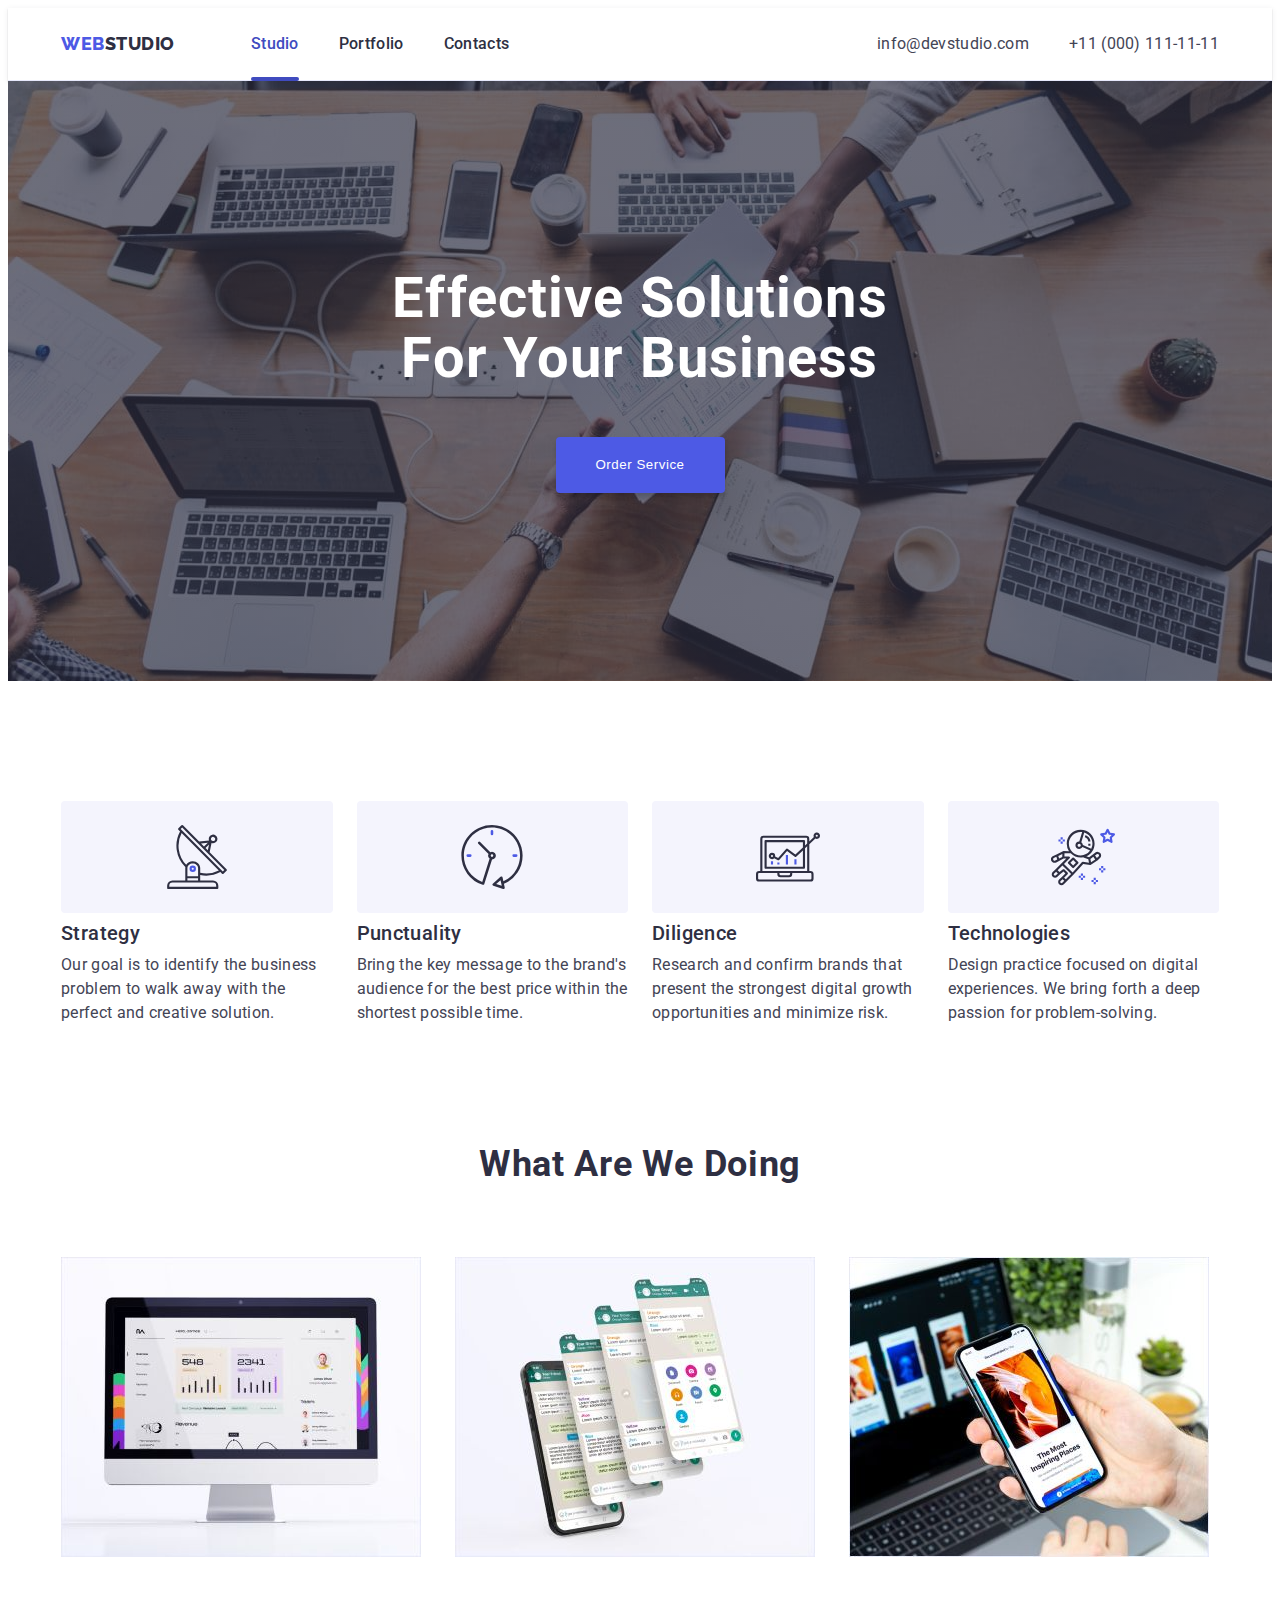
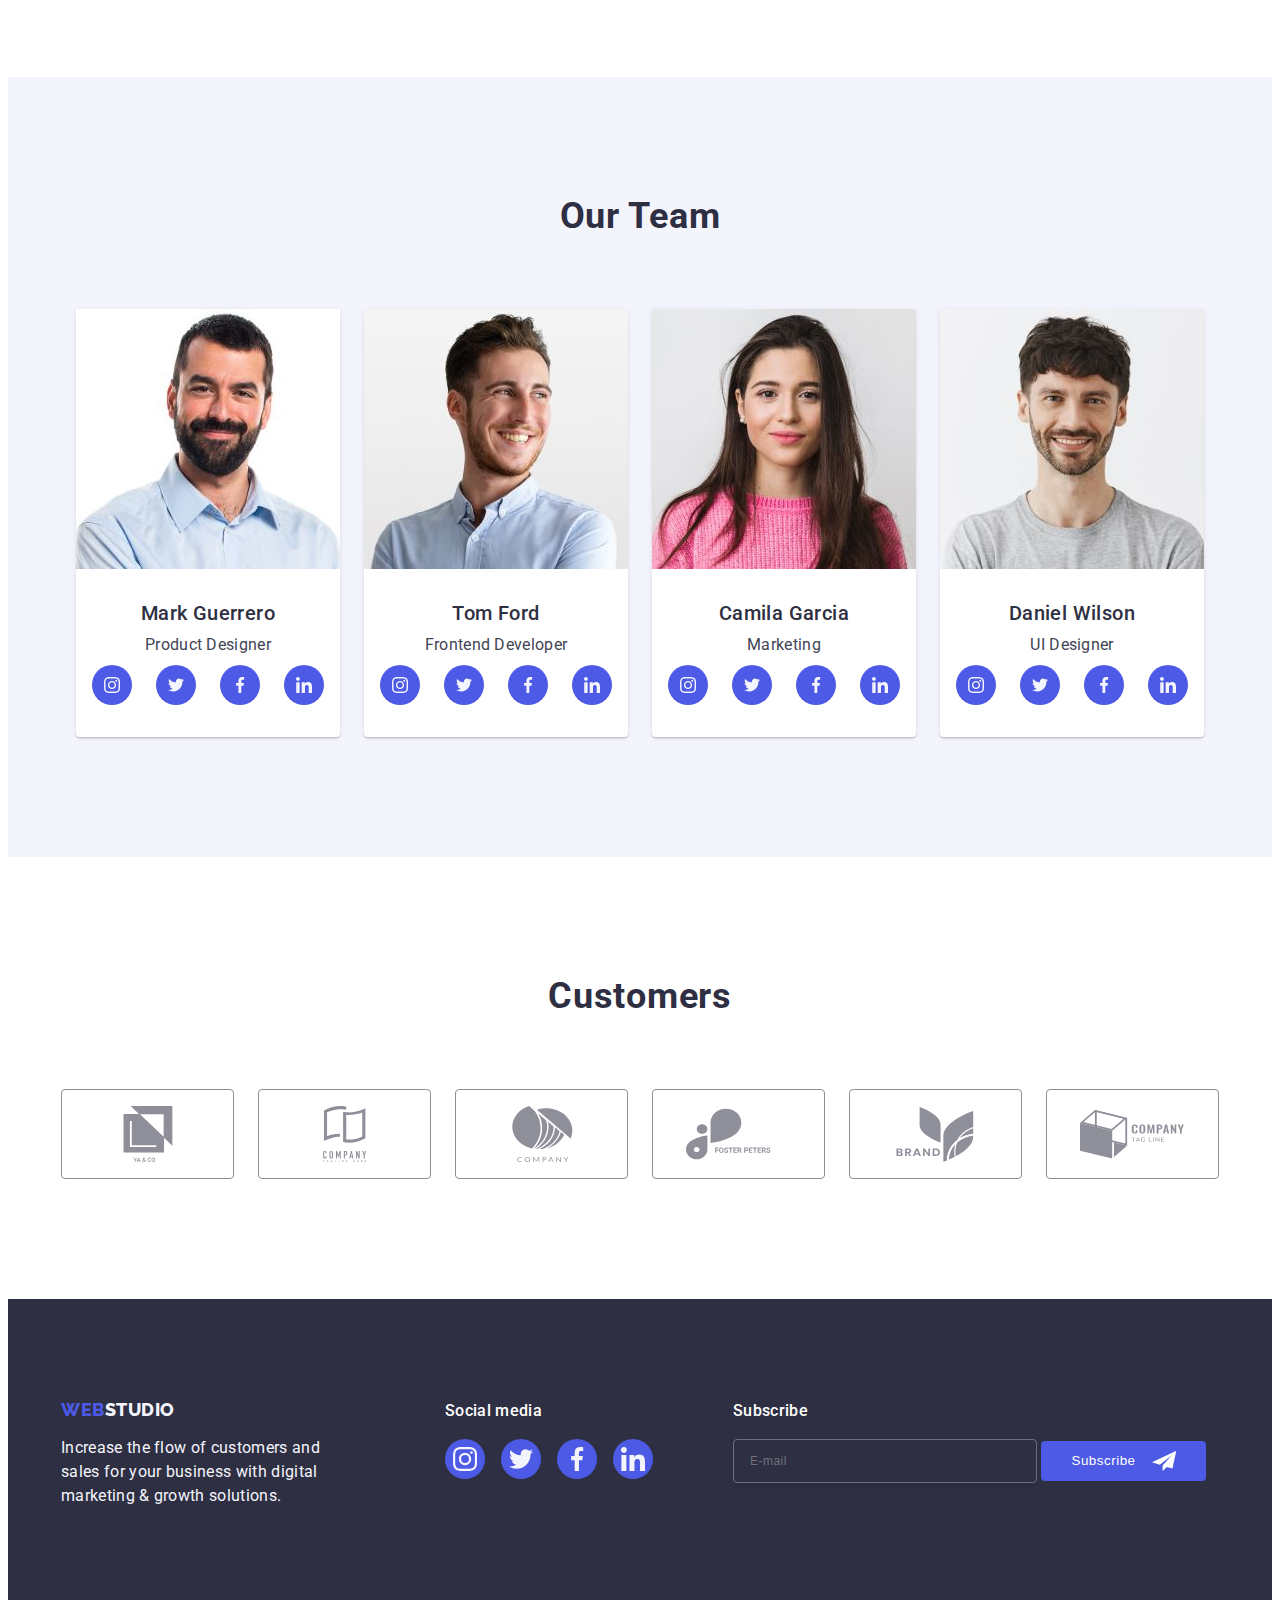
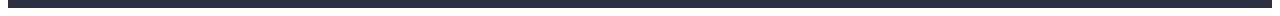
<file: index.html>
<!DOCTYPE html>
<html lang="en">
	<head>
		<meta charset="UTF-8" />
		<meta
			name="viewport"
			content="width=device-width, initial-scale=1.0" />
		<title>Web Studio</title>
		<link
			rel="preconnect"
			href="https://fonts.googleapis.com" />
		<link
			rel="preconnect"
			href="https://fonts.gstatic.com"
			crossorigin />
		<link
			href="https://fonts.googleapis.com/css2?family=Raleway:wght@800&family=Roboto:wght@400;500;700;900&display=swap"
			rel="stylesheet" />
		<link
			rel="stylesheet"
			href="https://cdnjs.cloudflare.com/ajax/libs/modern-normalize/2.0.0/modern-normalize.min.css"
			integrity="sha512-4xo8blKMVCiXpTaLzQSLSw3KFOVPWhm/TRtuPVc4WG6kUgjH6J03IBuG7JZPkcWMxJ5huwaBpOpnwYElP/m6wg=="
			crossorigin="anonymous"
			referrerpolicy="no-referrer" />
		<link
			href="./css/styles.css"
			rel="stylesheet" />
	</head>
	<body>
		<!-- Header -->
		<header class="header-section">
			<div class="header-container container">
				<nav class="navigation-container">
					<a
						class="logo link"
						href="./index.html"
						>Web<span class="logo-text-dark">Studio</span></a
					>
					<ul class="list navigation-menu">
						<li class="list-item"
							><a
								class="link navigation-link current transition-smooth"
								href="./index.html"
								>Studio</a
							></li
						>
						<li class="list-item"
							><a
								class="link navigation-link transition-smooth"
								href="./portfolio.html"
								>Portfolio</a
							></li
						>
						<li class="list-item"
							><a
								class="link navigation-link transition-smooth"
								href=""
								>Contacts</a
							></li
						>
					</ul>
				</nav>
				<address class="contacts-container">
					<ul class="list">
						<li
							><a
								class="link contacts-link transition-smooth"
								href="mailto:info@devstudio.com"
								>info@devstudio.com</a
							></li
						>
						<li
							><a
								class="link contacts-link transition-smooth"
								href="tel:+110001111111"
								>+11 (000) 111-11-11</a
							></li
						>
					</ul>
				</address>
				<button
					class="mobile-menu-toggle js-open-menu"
					type="button"
					aria-expanded="false"
					aria-controls="mobile-menu">
					<svg
						class="menu-toggle-icon"
						width="32"
						height="22">
						<use href="./images/icons.svg#icon-hamburger-button"></use>
					</svg>
				</button>
			</div>
		</header>

		<main>
			<!-- Hero section -->
			<section class="hero-section">
				<div class="container hero-container">
					<h1 class="page-title">Effective solutions for your business</h1>
					<button
						data-modal-open
						class="button button-primary transition-smooth"
						type="button"
						>Order Service</button
					>
				</div>
			</section>

			<!-- Features section -->
			<section class="features-section">
				<div class="container features-container">
					<h2 class="section-title visually-hidden">Features</h2>
					<ul class="list">
						<li class="list-item">
							<div class="list-item-image">
								<svg
									class="list-item-icon"
									width="64"
									height="64">
									<use href="./images/icons.svg#icon-antenna"></use>
								</svg>
							</div>
							<div>
								<h3 class="list-item-title">Strategy</h3>
								<p class="list-item-text"
									>Our goal is to identify the business problem to walk away
									with the perfect and creative solution.</p
								>
							</div>
						</li>
						<li class="list-item">
							<div class="list-item-image">
								<svg
									class="list-item-icon"
									width="64"
									height="64">
									<use href="./images/icons.svg#icon-clock"></use>
								</svg>
							</div>
							<div>
								<h3 class="list-item-title">Punctuality</h3>
								<p class="list-item-text"
									>Bring the key message to the brand's audience for the best
									price within the shortest possible time.</p
								>
							</div>
						</li>
						<li class="list-item">
							<div class="list-item-image">
								<svg
									class="list-item-icon"
									width="64"
									height="64">
									<use href="./images/icons.svg#icon-diagram"></use>
								</svg>
							</div>
							<div>
								<h3 class="list-item-title">Diligence</h3>
								<p class="list-item-text"
									>Research and confirm brands that present the strongest
									digital growth opportunities and minimize risk.</p
								>
							</div>
						</li>
						<li class="list-item">
							<div class="list-item-image">
								<svg
									class="list-item-icon"
									width="64"
									height="64">
									<use href="./images/icons.svg#icon-astronaut"></use>
								</svg>
							</div>
							<div>
								<h3 class="list-item-title">Technologies</h3>
								<p class="list-item-text"
									>Design practice focused on digital experiences. We bring
									forth a deep passion for problem-solving.</p
								>
							</div>
						</li>
					</ul>
				</div>
			</section>

			<!-- Services section-->
			<section class="services-section">
				<div class="container services-container">
					<h2 class="section-title">What are we doing</h2>
					<ul class="list">
						<li class="list-item"
							><img
								srcset="
									./images/desktop-application.jpg    1x,
									./images/desktop-application@2x.jpg 2x
								"
								src="./images/desktop-application.jpg"
								alt="Desktop application with dashboards"
								width="360"
								height="300"
						/></li>
						<li class="list-item"
							><img
								srcset="
									./images/mobile-application-layouts.jpg    1x,
									./images/mobile-application-layouts@2x.jpg 2x
								"
								src="./images/mobile-application-layouts.jpg"
								alt="Mobile chat application with four layouts"
								width="360"
								height="300"
						/></li>
						<li class="list-item"
							><img
								srcset="
									./images/mobile-application-testing.jpg    1x,
									./images/mobile-application-testing@2x.jpg 2x
								"
								src="./images/mobile-application-testing.jpg"
								alt="Application opened for testing on a smartphone"
								width="360"
								height="300"
						/></li>
					</ul>
				</div>
			</section>

			<!-- Team section -->
			<section class="team-section">
				<div class="container team-container">
					<h2 class="section-title">Our Team</h2>
					<ul class="list">
						<li class="list-item">
							<img
								srcset="
									./images/mark-guerrero.jpg    1x,
									./images/mark-guerrero@2x.jpg 2x
								"
								src="./images/mark-guerrero.jpg"
								alt="Mark Guerrero in blue shirt"
								width="264"
								height="260" />
							<div class="list-item-content">
								<h3 class="list-item-title">Mark Guerrero</h3>
								<p class="list-item-text">Product Designer</p>
								<ul class="list list-item-card-links">
									<li class="card-links-item">
										<a
											class="card-link transition-smooth"
											href="">
											<svg
												class="list-item-icon"
												width="16"
												height="16">
												<use href="./images/icons.svg#icon-instagram"></use>
											</svg>
										</a>
									</li>
									<li class="card-links-item">
										<a
											class="card-link transition-smooth"
											href="">
											<svg
												class="list-item-icon"
												width="16"
												height="16">
												<use href="./images/icons.svg#icon-twitter"></use>
											</svg>
										</a>
									</li>
									<li class="card-links-item">
										<a
											class="card-link transition-smooth"
											href="">
											<svg
												class="list-item-icon"
												width="16"
												height="16">
												<use href="./images/icons.svg#icon-facebook"></use>
											</svg>
										</a>
									</li>
									<li class="card-links-item">
										<a
											class="card-link transition-smooth"
											href="">
											<svg
												class="list-item-icon"
												width="16"
												height="16">
												<use href="./images/icons.svg#icon-linkedin"></use>
											</svg>
										</a>
									</li>
								</ul>
							</div>
						</li>
						<li class="list-item">
							<img
								srcset="./images/tom-ford.jpg 1x, ./images/tom-ford@2x.jpg 2x"
								src="./images/tom-ford.jpg"
								alt="Tom Ford in a blue shirt"
								width="264"
								height="260" />
							<div class="list-item-content">
								<h3 class="list-item-title">Tom Ford</h3>
								<p class="list-item-text">Frontend Developer</p>
								<ul class="list list-item-card-links">
									<li class="card-links-item">
										<a
											class="card-link transition-smooth"
											href="">
											<svg
												class="list-item-icon"
												width="16"
												height="16">
												<use href="./images/icons.svg#icon-instagram"></use>
											</svg>
										</a>
									</li>
									<li class="card-links-item">
										<a
											class="card-link transition-smooth"
											href="">
											<svg
												class="list-item-icon"
												width="16"
												height="16">
												<use href="./images/icons.svg#icon-twitter"></use>
											</svg>
										</a>
									</li>
									<li class="card-links-item">
										<a
											class="card-link transition-smooth"
											href="">
											<svg
												class="list-item-icon"
												width="16"
												height="16">
												<use href="./images/icons.svg#icon-facebook"></use>
											</svg>
										</a>
									</li>
									<li class="card-links-item">
										<a
											class="card-link transition-smooth"
											href="">
											<svg
												class="list-item-icon"
												width="16"
												height="16">
												<use href="./images/icons.svg#icon-linkedin"></use>
											</svg>
										</a>
									</li>
								</ul>
							</div>
						</li>
						<li class="list-item">
							<img
								srcset="
									./images/camila-garcia.jpg    1x,
									./images/camila-garcia@2x.jpg 2x
								"
								src="./images/camila-garcia.jpg"
								alt="Camila Garcia in a rose sweater"
								width="264"
								height="260" />
							<div class="list-item-content">
								<h3 class="list-item-title">Camila Garcia</h3>
								<p class="list-item-text">Marketing</p>
								<ul class="list list-item-card-links">
									<li class="card-links-item">
										<a
											class="card-link transition-smooth"
											href="">
											<svg
												class="list-item-icon"
												width="16"
												height="16">
												<use href="./images/icons.svg#icon-instagram"></use>
											</svg>
										</a>
									</li>
									<li class="card-links-item">
										<a
											class="card-link transition-smooth"
											href="">
											<svg
												class="list-item-icon"
												width="16"
												height="16">
												<use href="./images/icons.svg#icon-twitter"></use>
											</svg>
										</a>
									</li>
									<li class="card-links-item">
										<a
											class="card-link transition-smooth"
											href="">
											<svg
												class="list-item-icon"
												width="16"
												height="16">
												<use href="./images/icons.svg#icon-facebook"></use>
											</svg>
										</a>
									</li>
									<li class="card-links-item">
										<a
											class="card-link transition-smooth"
											href="">
											<svg
												class="list-item-icon"
												width="16"
												height="16">
												<use href="./images/icons.svg#icon-linkedin"></use>
											</svg>
										</a>
									</li>
								</ul>
							</div>
						</li>
						<li class="list-item">
							<img
								srcset="
									./images/daniel-wilson.jpg    1x,
									./images/daniel-wilson@2x.jpg 2x
								"
								src="./images/daniel-wilson.jpg"
								alt="Daniel Wilson in a grey t-shirt"
								width="264"
								height="260" />
							<div class="list-item-content">
								<h3 class="list-item-title">Daniel Wilson</h3>
								<p class="list-item-text">UI Designer</p>
								<ul class="list list-item-card-links">
									<li class="card-links-item">
										<a
											class="card-link transition-smooth"
											href="">
											<svg
												class="list-item-icon"
												width="16"
												height="16">
												<use href="./images/icons.svg#icon-instagram"></use>
											</svg>
										</a>
									</li>
									<li class="card-links-item">
										<a
											class="card-link transition-smooth"
											href="">
											<svg
												class="list-item-icon"
												width="16"
												height="16">
												<use href="./images/icons.svg#icon-twitter"></use>
											</svg>
										</a>
									</li>
									<li class="card-links-item">
										<a
											class="card-link transition-smooth"
											href="">
											<svg
												class="list-item-icon"
												width="16"
												height="16">
												<use href="./images/icons.svg#icon-facebook"></use>
											</svg>
										</a>
									</li>
									<li class="card-links-item">
										<a
											class="card-link transition-smooth"
											href="">
											<svg
												class="list-item-icon"
												width="16"
												height="16">
												<use href="./images/icons.svg#icon-linkedin"></use>
											</svg>
										</a>
									</li>
								</ul>
							</div>
						</li>
					</ul>
				</div>
			</section>

			<!-- Customers section -->
			<section class="customers-section">
				<div class="container customers-container">
					<h2 class="section-title">Customers</h2>
					<ul class="list">
						<li class="list-item">
							<a
								class="list-item-link"
								href="">
								<svg
									class="list-item-image"
									width="104"
									height="56">
									<use href="./images/icons.svg#logo-first"></use>
								</svg>
							</a>
						</li>
						<li class="list-item">
							<a
								class="list-item-link"
								href="">
								<svg
									class="list-item-image"
									width="104"
									height="56">
									<use href="./images/icons.svg#logo-second"></use>
								</svg>
							</a>
						</li>
						<li class="list-item">
							<a
								class="list-item-link"
								href="">
								<svg
									class="list-item-image"
									width="104"
									height="56">
									<use href="./images/icons.svg#logo-third"></use>
								</svg>
							</a>
						</li>
						<li class="list-item">
							<a
								class="list-item-link"
								href="">
								<svg
									class="list-item-image"
									width="104"
									height="56">
									<use href="./images/icons.svg#logo-fourth"></use>
								</svg>
							</a>
						</li>
						<li class="list-item">
							<a
								class="list-item-link"
								href="">
								<svg
									class="list-item-image"
									width="104"
									height="56">
									<use href="./images/icons.svg#logo-fifth"></use>
								</svg>
							</a>
						</li>
						<li class="list-item">
							<a
								class="list-item-link"
								href="">
								<svg
									class="list-item-image"
									width="104"
									height="56">
									<use href="./images/icons.svg#logo-sixth"></use>
								</svg>
							</a>
						</li>
					</ul>
				</div>
			</section>
		</main>

		<!-- Footer -->
		<footer class="footer-section">
			<div class="footer-container container">
				<div class="footer-info">
					<a
						class="logo link"
						href="./index.html"
						>Web<span class="logo-text-dark">Studio</span></a
					>
					<p class="footer-content"
						>Increase the flow of customers and sales for your business with
						digital marketing & growth solutions.</p
					>
				</div>
				<div class="footer-social-links">
					<p class="footer-links-title">Social media</p>
					<ul class="list">
						<li class="list-item">
							<a
								class="list-item-link transition-smooth"
								href="">
								<svg
									class="list-item-icon"
									width="24"
									height="24">
									<use href="./images/icons.svg#icon-instagram"></use>
								</svg>
							</a>
						</li>
						<li class="list-item">
							<a
								class="list-item-link transition-smooth"
								href="">
								<svg
									class="list-item-icon"
									width="24"
									height="24">
									<use href="./images/icons.svg#icon-twitter"></use>
								</svg>
							</a>
						</li>
						<li class="list-item">
							<a
								class="list-item-link transition-smooth"
								href="">
								<svg
									class="list-item-icon"
									width="24"
									height="24">
									<use href="./images/icons.svg#icon-facebook"></use>
								</svg>
							</a>
						</li>
						<li class="list-item">
							<a
								class="list-item-link transition-smooth"
								href="">
								<svg
									class="list-item-icon"
									width="24"
									height="24">
									<use href="./images/icons.svg#icon-linkedin"></use>
								</svg>
							</a>
						</li>
					</ul>
				</div>
				<div class="footer-form-container">
					<p class="footer-form-title">Subscribe</p>
					<form
						class="form"
						name="subscription_form">
						<label
							class="form-input-label"
							for="email">
							<input
								class="form-input transition-smooth"
								id="email"
								type="email"
								name="email"
								placeholder="E-mail" />
							<span class="visually-hidden">Email</span>
						</label>
						<button
							type="submit"
							class="button button-primary-small form-button transition-smooth">
							Subscribe
							<svg
								class="button-icon"
								width="24"
								height="24">
								<use href="./images/icons.svg#icon-paper-plane"></use>
							</svg>
						</button>
					</form>
				</div>
			</div>
		</footer>

		<!-- Mobile Menu -->
		<div
			role="menu"
			class="mobile-menu js-menu-container transition-smooth">
			<button
				type="button"
				class="button-menu-close js-close-menu">
				<svg
					width="8"
					height="8">
					<use href="./images/icons.svg#icon-close"></use>
				</svg>
			</button>
			<nav class="mobile-menu-container">
				<ul class="list">
					<li class="list-item"
						><a
							class="link current-page"
							href="./index.html"
							>Studio</a
						></li
					>
					<li class="list-item"
						><a
							class="link"
							href="./portfolio.html"
							>Portfolio</a
						></li
					>
					<li class="list-item"
						><a
							class="link"
							href=""
							>Contacts</a
						></li
					>
				</ul>
			</nav>
			<address class="mobile-contacts">
				<ul class="list contacts-info">
					<li
						><a
							class="link contact-item-primary"
							href="tel:+110001111111"
							>+11 (000) 111-11-11</a
						></li
					>
					<li
						><a
							class="link contact-item-secondary"
							href="mailto:info@devstudio.com"
							>info@devstudio.com</a
						></li
					>
				</ul>
				<ul class="list mobile-menu-social-links">
					<li class="list-item">
						<a
							class="list-item-link"
							href="">
							<svg
								class="list-item-icon"
								width="24"
								height="24">
								<use href="./images/icons.svg#icon-instagram"></use>
							</svg>
						</a>
					</li>
					<li class="list-item">
						<a
							class="list-item-link"
							href="">
							<svg
								class="list-item-icon"
								width="24"
								height="24">
								<use href="./images/icons.svg#icon-twitter"></use>
							</svg>
						</a>
					</li>
					<li class="list-item">
						<a
							class="list-item-link"
							href="">
							<svg
								class="list-item-icon"
								width="24"
								height="24">
								<use href="./images/icons.svg#icon-facebook"></use>
							</svg>
						</a>
					</li>
					<li class="list-item">
						<a
							class="list-item-link"
							href="">
							<svg
								class="list-item-icon"
								width="24"
								height="24">
								<use href="./images/icons.svg#icon-linkedin"></use>
							</svg>
						</a>
					</li>
				</ul>
			</address>
		</div>

		<!-- Modal Window -->
		<div
			data-modal
			class="modal-backdrop is-hidden">
			<div class="modal-form transition-smooth">
				<button
					data-modal-close
					type="button"
					class="button-close">
					<svg
						class="button-close-icon transition-smooth"
						width="8"
						height="8">
						<use href="./images/icons.svg#icon-close"></use>
					</svg>
				</button>
				<p class="form-title">Leave your contacts and we will call you back</p>
				<form
					class="form"
					name="contact_form">
					<div class="form-item">
						<label
							for="user-name"
							class="form-input-label">
							Name
						</label>
						<div class="form-input-container">
							<input
								id="user-name"
								class="form-input form-input-info transition-smooth"
								type="text"
								name="user-name" />
							<svg
								class="form-input-icon transition-smooth"
								width="18"
								height="24">
								<use href="./images/icons.svg#icon-user"></use>
							</svg>
						</div>
					</div>
					<div class="form-item">
						<label
							for="user-phone"
							class="form-input-label">
							Phone
						</label>
						<div class="form-input-container">
							<input
								id="user-phone"
								class="form-input form-input-info transition-smooth"
								type="tel"
								name="user-phone" />
							<svg
								class="form-input-icon transition-smooth"
								width="18"
								height="24">
								<use href="./images/icons.svg#icon-phone"></use>
							</svg>
						</div>
					</div>
					<div class="form-item">
						<label
							for="user-email"
							class="form-input-label">
							Email
						</label>
						<div class="form-input-container">
							<input
								id="user-email"
								class="form-input form-input-info transition-smooth"
								type="email"
								name="user-email" />
							<svg
								class="form-input-icon transition-smooth"
								width="18"
								height="24">
								<use href="./images/icons.svg#icon-letter"></use>
							</svg>
						</div>
					</div>
					<div class="form-message">
						<label
							for="user-comment"
							class="form-input-label">
							Comment
						</label>
						<textarea
							id="user-comment"
							class="form-input form-input-message transition-smooth"
							placeholder="Text input"
							name="user-comment"></textarea>
					</div>
					<div class="checkbox-item-container">
						<input
							id="user-privacy"
							class="visually-hidden checkbox-item-input"
							type="checkbox"
							name="user-privacy"
							value="true" />
						<label
							for="user-privacy"
							class="form-input-label checkbox-label">
							<span class="checkbox-item-box">
								<svg
									class="checkbox-item-mark"
									width="10"
									height="8">
									<use href="./images/icons.svg#icon-check-mark"></use>
								</svg> </span
							>I accept the terms and conditions of the
							<a
								class="form-label-link"
								href=""
								>Privacy Policy</a
							>
						</label>
					</div>
					<button
						class="button button-primary transition-smooth"
						type="submit"
						>Send</button
					>
				</form>
			</div>
		</div>

		<script src="./js/mobile-menu.js"></script>
		<script src="./js/modal.js"></script>
	</body>
</html>
</file>
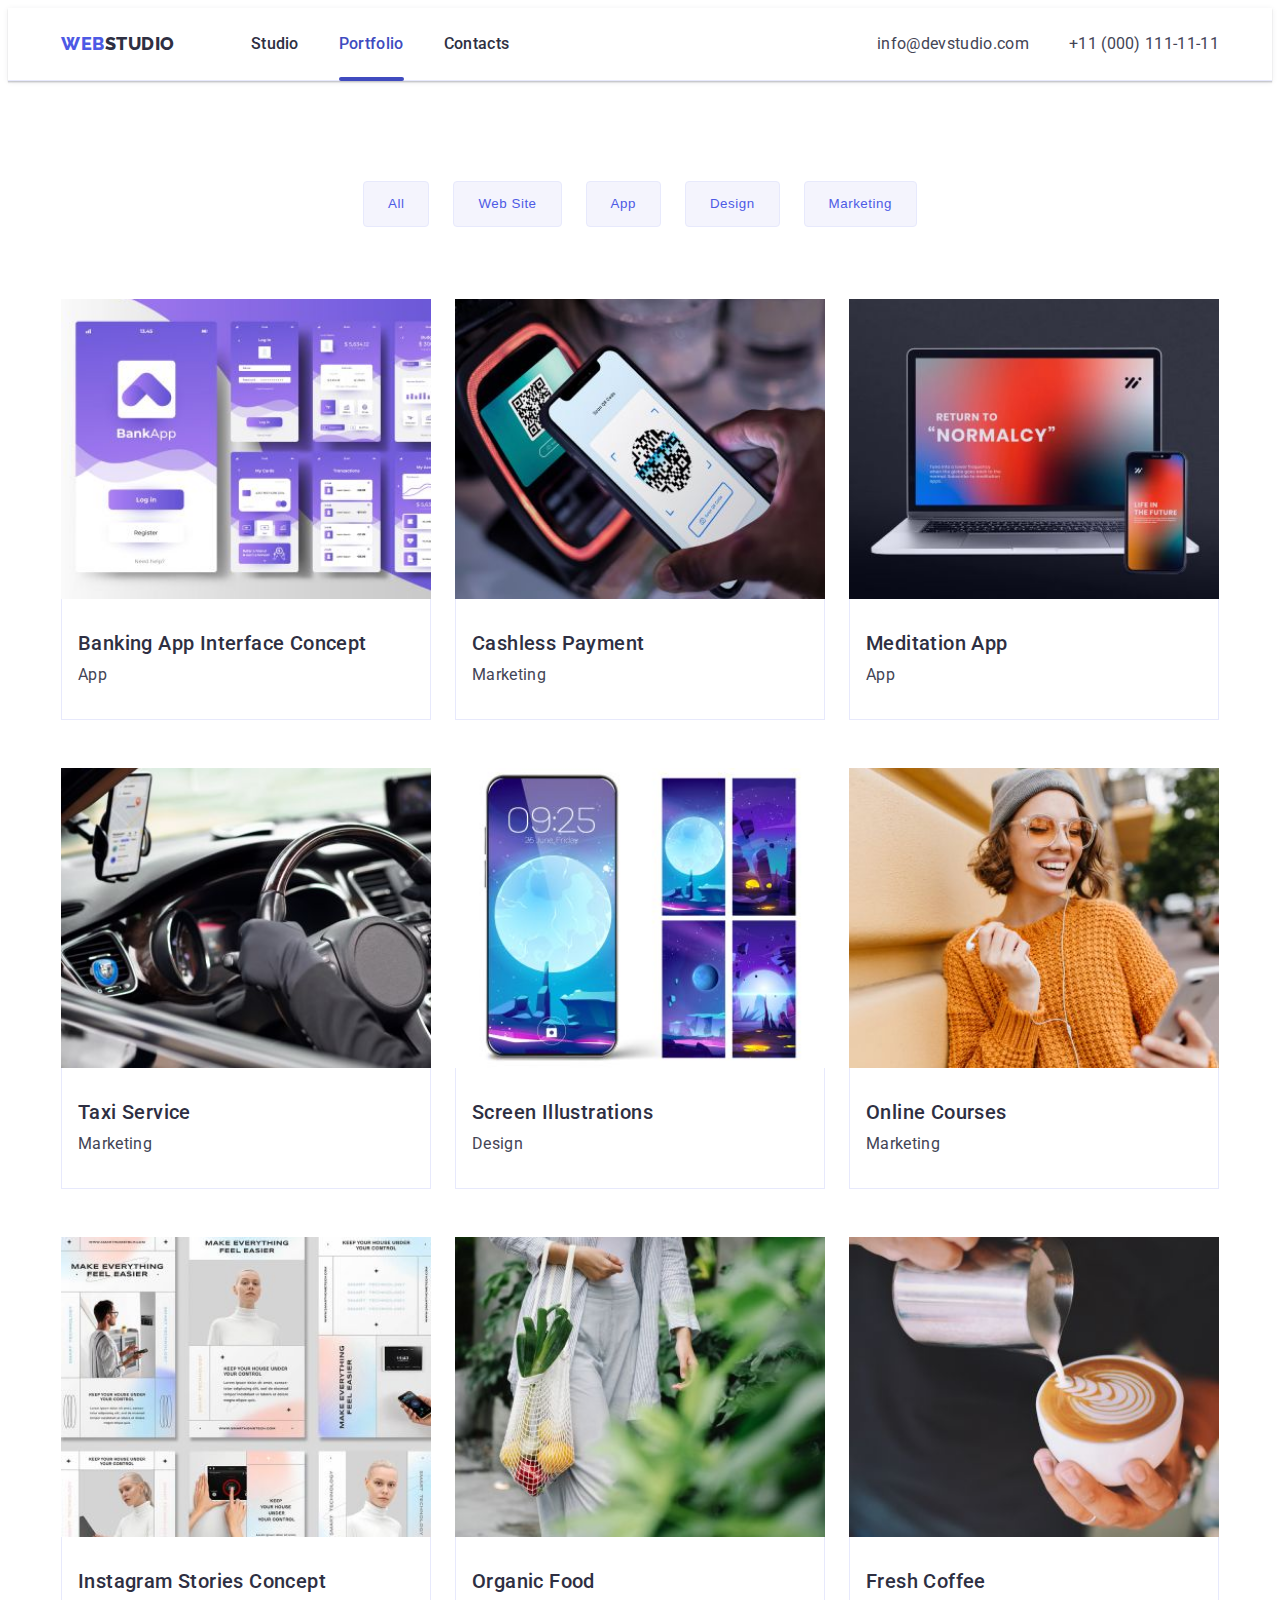
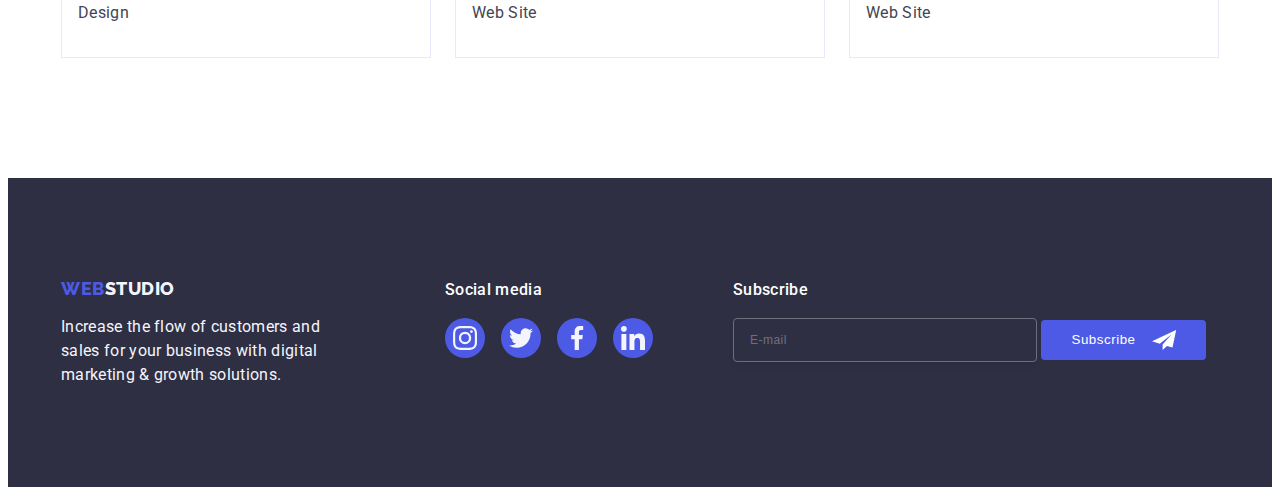
<file: portfolio.html>
<!DOCTYPE html>
<html lang="en">
	<head>
		<meta charset="UTF-8" />
		<meta
			name="viewport"
			content="width=device-width, initial-scale=1.0" />
		<title>Portfolio</title>
		<link
			rel="preconnect"
			href="https://fonts.googleapis.com" />
		<link
			rel="preconnect"
			href="https://fonts.gstatic.com"
			crossorigin />
		<link
			href="https://fonts.googleapis.com/css2?family=Raleway:wght@800&family=Roboto:wght@400;500;700;900&display=swap"
			rel="stylesheet" />
		<link
			rel="stylesheet"
			href="https://cdnjs.cloudflare.com/ajax/libs/modern-normalize/2.0.0/modern-normalize.min.css"
			integrity="sha512-4xo8blKMVCiXpTaLzQSLSw3KFOVPWhm/TRtuPVc4WG6kUgjH6J03IBuG7JZPkcWMxJ5huwaBpOpnwYElP/m6wg=="
			crossorigin="anonymous"
			referrerpolicy="no-referrer" />
		<link
			href="./css/styles.css"
			rel="stylesheet" />
	</head>
	<body>
		<!-- Header -->
		<header class="header-section">
			<div class="header-container container">
				<nav class="navigation-container">
					<a
						class="logo link"
						href="./index.html"
						>Web<span class="logo-text-dark">Studio</span></a
					>
					<ul class="list navigation-menu">
						<li class="list-item"
							><a
								class="link navigation-link transition-smooth"
								href="./index.html"
								>Studio</a
							></li
						>
						<li class="list-item"
							><a
								class="link navigation-link current transition-smooth"
								href="./portfolio.html"
								>Portfolio</a
							></li
						>
						<li class="list-item"
							><a
								class="link navigation-link transition-smooth"
								href=""
								>Contacts</a
							></li
						>
					</ul>
				</nav>
				<address class="contacts-container">
					<ul class="list">
						<li
							><a
								class="link contacts-link transition-smooth"
								href="mailto:info@devstudio.com"
								>info@devstudio.com</a
							></li
						>
						<li
							><a
								class="link contacts-link transition-smooth"
								href="tel:+110001111111"
								>+11 (000) 111-11-11</a
							></li
						>
					</ul>
				</address>
				<button
					class="mobile-menu-toggle js-open-menu"
					type="button"
					aria-expanded="false"
					aria-controls="mobile-menu">
					<svg
						class="menu-toggle-icon"
						width="32"
						height="22">
						<use href="./images/icons.svg#icon-hamburger-button"></use>
					</svg>
				</button>
			</div>
		</header>

		<main>
			<!-- Projects section -->
			<section class="projects-section">
				<div class="container projects-container">
					<h1 class="visually-hidden">Projects</h1>
					<ul class="list filters-container">
						<li
							><button
								class="button button-secondary"
								type="button"
								>All</button
							></li
						>
						<li
							><button
								class="button button-secondary"
								type="button"
								>Web Site</button
							></li
						>
						<li
							><button
								class="button button-secondary"
								type="button"
								>App</button
							></li
						>
						<li
							><button
								class="button button-secondary"
								type="button"
								>Design</button
							></li
						>
						<li
							><button
								class="button button-secondary"
								type="button"
								>Marketing</button
							></li
						>
					</ul>
					<ul class="list projects-list">
						<li class="list-item">
							<a
								class="link list-item-link transition-smooth"
								href="">
								<div class="list-item-image">
									<img
										class="image-content"
										srcset="
											./images/banking-app.jpg    1x,
											./images/banking-app@2x.jpg 2x
										"
										src="./images/banking-app.jpg"
										alt="Banking application layout"
										width="360"
										height="300" />
									<p class="image-overlay-text image-overlay transition-smooth">
										14 Stylish and User-Friendly App Design Concepts · Task
										Manager App · Calorie Tracker App · Exotic Fruit Ecommerce
										App · Cloud Storage App
									</p>
								</div>
								<div class="list-item-content">
									<h2 class="list-item-title">Banking App Interface Concept</h2>
									<p class="list-item-text">App</p>
								</div>
							</a>
						</li>
						<li class="list-item">
							<a
								class="link list-item-link transition-smooth"
								href="">
								<div class="list-item-image">
									<img
										class="image-content"
										srcset="
											./images/cashless-payment-app.jpg    1x,
											./images/cashless-payment-app@2x.jpg 2x
										"
										src="./images/cashless-payment-app.jpg"
										alt="Smartphone with qr code scanner"
										width="360"
										height="300" />
									<p class="image-overlay-text image-overlay transition-smooth">
										14 Stylish and User-Friendly App Design Concepts · Task
										Manager App · Calorie Tracker App · Exotic Fruit Ecommerce
										App · Cloud Storage App
									</p>
								</div>
								<div class="list-item-content">
									<h2 class="list-item-title">Cashless Payment</h2>
									<p class="list-item-text">Marketing</p>
								</div>
							</a>
						</li>
						<li class="list-item">
							<a
								class="link list-item-link transition-smooth"
								href="">
								<div class="list-item-image">
									<img
										class="image-content"
										srcset="
											./images/meditation-app.jpg    1x,
											./images/meditation-app@2x.jpg 2x
										"
										src="./images/meditation-app.jpg"
										alt="Meditation application is opened on desktop and mobile"
										width="360"
										height="300" />
									<p class="image-overlay-text image-overlay transition-smooth">
										14 Stylish and User-Friendly App Design Concepts · Task
										Manager App · Calorie Tracker App · Exotic Fruit Ecommerce
										App · Cloud Storage App
									</p>
								</div>
								<div class="list-item-content">
									<h2 class="list-item-title">Meditation App</h2>
									<p class="list-item-text">App</p>
								</div>
							</a>
						</li>
						<li class="list-item">
							<a
								class="link list-item-link transition-smooth"
								href="">
								<div class="list-item-image">
									<img
										class="image-content"
										srcset="
											./images/taxi-service-app.jpg    1x,
											./images/taxi-service-app@2x.jpg 2x
										"
										src="./images/taxi-service-app.jpg"
										alt="Smartphone with opened maps"
										width="360"
										height="300" />
									<p class="image-overlay-text image-overlay transition-smooth">
										14 Stylish and User-Friendly App Design Concepts · Task
										Manager App · Calorie Tracker App · Exotic Fruit Ecommerce
										App · Cloud Storage App
									</p>
								</div>
								<div class="list-item-content">
									<h2 class="list-item-title">Taxi Service</h2>
									<p class="list-item-text">Marketing</p>
								</div>
							</a>
						</li>
						<li class="list-item">
							<a
								class="link list-item-link transition-smooth"
								href="">
								<div class="list-item-image">
									<img
										class="image-content"
										srcset="
											./images/screen-illustrations-design.jpg    1x,
											./images/screen-illustrations-design@2x.jpg 2x
										"
										src="./images/screen-illustrations-design.jpg"
										alt="Five wallpapers in a fantasy style"
										width="360"
										height="300" />
									<p class="image-overlay-text image-overlay transition-smooth">
										14 Stylish and User-Friendly App Design Concepts · Task
										Manager App · Calorie Tracker App · Exotic Fruit Ecommerce
										App · Cloud Storage App
									</p>
								</div>
								<div class="list-item-content">
									<h2 class="list-item-title">Screen Illustrations</h2>
									<p class="list-item-text">Design</p>
								</div>
							</a>
						</li>
						<li class="list-item">
							<a
								class="link list-item-link transition-smooth"
								href="">
								<div class="list-item-image">
									<img
										class="image-content"
										srcset="
											./images/smilling-girl-with-smartphone.jpg    1x,
											./images/smilling-girl-with-smartphone@2x.jpg 2x
										"
										src="./images/smilling-girl-with-smartphone.jpg"
										alt="Smiling girl is looking on a smartphone"
										width="360"
										height="300" />
									<p class="image-overlay-text image-overlay transition-smooth">
										14 Stylish and User-Friendly App Design Concepts · Task
										Manager App · Calorie Tracker App · Exotic Fruit Ecommerce
										App · Cloud Storage App
									</p>
								</div>
								<div class="list-item-content">
									<h2 class="list-item-title">Online Courses</h2>
									<p class="list-item-text">Marketing</p>
								</div>
							</a>
						</li>
						<li class="list-item">
							<a
								class="link list-item-link transition-smooth"
								href="">
								<div class="list-item-image">
									<img
										class="image-content"
										srcset="
											./images/stories-app.jpg    1x,
											./images/stories-app@2x.jpg 2x
										"
										src="./images/stories-app.jpg"
										alt="Five layouts of the news application"
										width="360"
										height="300" />
									<p class="image-overlay-text image-overlay transition-smooth">
										14 Stylish and User-Friendly App Design Concepts · Task
										Manager App · Calorie Tracker App · Exotic Fruit Ecommerce
										App · Cloud Storage App
									</p>
								</div>
								<div class="list-item-content">
									<h2 class="list-item-title">Instagram Stories Concept</h2>
									<p class="list-item-text">Design</p>
								</div>
							</a>
						</li>
						<li class="list-item">
							<a
								class="link list-item-link transition-smooth"
								href="">
								<div class="list-item-image">
									<img
										class="image-content"
										srcset="
											./images/woman-with-groceries.jpg    1x,
											./images/woman-with-groceries@2x.jpg 2x
										"
										src="./images/woman-with-groceries.jpg"
										alt="Woman with a basket of groceries"
										width="360"
										height="300" />
									<p class="image-overlay-text image-overlay transition-smooth">
										14 Stylish and User-Friendly App Design Concepts · Task
										Manager App · Calorie Tracker App · Exotic Fruit Ecommerce
										App · Cloud Storage App
									</p>
								</div>
								<div class="list-item-content">
									<h2 class="list-item-title">Organic Food</h2>
									<p class="list-item-text">Web Site</p>
								</div>
							</a>
						</li>
						<li class="list-item">
							<a
								class="link list-item-link transition-smooth"
								href="">
								<div class="list-item-image">
									<img
										class="image-content"
										srcset="
											./images/coffee-with-milk.jpg    1x,
											./images/coffee-with-milk@2x.jpg 2x
										"
										src="./images/coffee-with-milk.jpg"
										alt="Woman is pouring milk in a coffee cup"
										width="360"
										height="300" />
									<p class="image-overlay-text image-overlay transition-smooth">
										14 Stylish and User-Friendly App Design Concepts · Task
										Manager App · Calorie Tracker App · Exotic Fruit Ecommerce
										App · Cloud Storage App
									</p>
								</div>
								<div class="list-item-content">
									<h2 class="list-item-title">Fresh Coffee</h2>
									<p class="list-item-text">Web Site</p>
								</div>
							</a>
						</li>
					</ul>
				</div>
			</section>
		</main>

		<!-- Footer -->
		<footer class="footer-section">
			<div class="footer-container container">
				<div class="footer-info">
					<a
						class="logo link"
						href="./index.html"
						>Web<span class="logo-text-dark">Studio</span></a
					>
					<p class="footer-content"
						>Increase the flow of customers and sales for your business with
						digital marketing & growth solutions.</p
					>
				</div>
				<div class="footer-social-links">
					<p class="footer-links-title">Social media</p>
					<ul class="list">
						<li class="list-item">
							<a
								class="list-item-link transition-smooth"
								href="">
								<svg
									class="list-item-icon"
									width="24"
									height="24">
									<use href="./images/icons.svg#icon-instagram"></use>
								</svg>
							</a>
						</li>
						<li class="list-item">
							<a
								class="list-item-link transition-smooth"
								href="">
								<svg
									class="list-item-icon"
									width="24"
									height="24">
									<use href="./images/icons.svg#icon-twitter"></use>
								</svg>
							</a>
						</li>
						<li class="list-item">
							<a
								class="list-item-link transition-smooth"
								href="">
								<svg
									class="list-item-icon"
									width="24"
									height="24">
									<use href="./images/icons.svg#icon-facebook"></use>
								</svg>
							</a>
						</li>
						<li class="list-item">
							<a
								class="list-item-link transition-smooth"
								href="">
								<svg
									class="list-item-icon"
									width="24"
									height="24">
									<use href="./images/icons.svg#icon-linkedin"></use>
								</svg>
							</a>
						</li>
					</ul>
				</div>
				<div class="footer-form-container">
					<p class="footer-form-title">Subscribe</p>
					<form
						class="form"
						name="subscription_form">
						<label
							class="form-input-label"
							for="email">
							<input
								class="form-input"
								id="email"
								type="email"
								name="email"
								placeholder="E-mail" />
							<span class="visually-hidden">Email</span>
						</label>
						<button
							type="submit"
							class="button button-primary-small form-button transition-smooth">
							Subscribe
							<svg
								class="button-icon"
								width="24"
								height="24">
								<use href="./images/icons.svg#icon-paper-plane"></use>
							</svg>
						</button>
					</form>
				</div>
			</div>
		</footer>

		<div class="mobile-menu js-menu-container transition-smooth">
			<button
				type="button"
				class="button-menu-close js-close-menu">
				<svg
					width="8"
					height="8">
					<use href="./images/icons.svg#icon-close"></use>
				</svg>
			</button>
			<nav class="mobile-menu-container">
				<ul class="list">
					<li class="list-item"
						><a
							class="link"
							href="./index.html"
							>Studio</a
						></li
					>
					<li class="list-item"
						><a
							class="link current-page"
							href="./portfolio.html"
							>Portfolio</a
						></li
					>
					<li class="list-item"
						><a
							class="link"
							href=""
							>Contacts</a
						></li
					>
				</ul>
			</nav>
			<address class="mobile-contacts">
				<ul class="list contacts-info">
					<li
						><a
							class="link contact-item-primary"
							href="tel:+110001111111"
							>+11 (000) 111-11-11</a
						></li
					>
					<li
						><a
							class="link contact-item-secondary"
							href="mailto:info@devstudio.com"
							>info@devstudio.com</a
						></li
					>
				</ul>
				<ul class="list mobile-menu-social-links">
					<li class="list-item">
						<a
							class="list-item-link"
							href="">
							<svg
								class="list-item-icon"
								width="24"
								height="24">
								<use href="./images/icons.svg#icon-instagram"></use>
							</svg>
						</a>
					</li>
					<li class="list-item">
						<a
							class="list-item-link"
							href="">
							<svg
								class="list-item-icon"
								width="24"
								height="24">
								<use href="./images/icons.svg#icon-twitter"></use>
							</svg>
						</a>
					</li>
					<li class="list-item">
						<a
							class="list-item-link"
							href="">
							<svg
								class="list-item-icon"
								width="24"
								height="24">
								<use href="./images/icons.svg#icon-facebook"></use>
							</svg>
						</a>
					</li>
					<li class="list-item">
						<a
							class="list-item-link"
							href="">
							<svg
								class="list-item-icon"
								width="24"
								height="24">
								<use href="./images/icons.svg#icon-linkedin"></use>
							</svg>
						</a>
					</li>
				</ul>
			</address>
		</div>

		<script src="./js/mobile-menu.js"></script>
	</body>
</html>
</file>
<file: css/styles.css>
/* Basic Styles */

:root {
	--iris: #4d5ae5;
	--ocean: #404bbf;
	--navy-blue: #2e2f42;
	--green: #31d0aa;
	--slate: #434455;
	--light-slate: #8e8f99;
	--cornflower: #e7e9fc;
	--cloud: #f4f4fd;
	--navy-blue-modal: #2e2f4266;
	--grey: #2e2f42b2;
	--white: #ffffff;
	--dairy: #fcfcfc;
}

body {
	font-family: "Roboto", sans-serif;
	color: var(--slate);
}

h1,
h2,
h3,
h4,
p {
	margin: 0;
}

img {
	display: block;
}

.link {
	text-decoration: none;
	color: inherit;
}

.list {
	margin: 0;
	padding-left: 0;
	list-style: none;
}

.container {
	max-width: 1158px;
	padding: 0 15px;
	margin-left: auto;
	margin-right: auto;
}

/* Hidden Elements */

.visually-hidden {
	position: absolute;
	width: 1px;
	height: 1px;
	margin: -1px;
	border: 0;
	padding: 0;
	white-space: nowrap;
	clip-path: inset(100%);
	clip: rect(0 0 0 0);
	overflow: hidden;
}

.is-hidden {
	opacity: 0;
	pointer-events: none;
	visibility: hidden;
}

/* Transition */

.transition-smooth {
	transition-duration: 250ms;
	transition-timing-function: cubic-bezier(0.4, 0, 0.2, 1);
}

/* Buttons */

.button {
	font-weight: 500;
	letter-spacing: 0.04em;
	cursor: pointer;
	line-height: 1.5;
	border-radius: 4px;
}

.button-primary {
	background-color: var(--iris);
	color: var(--white);
	border: none;
	box-shadow: 0 4px 4px 0 rgba(0, 0, 0, 0.15);
	min-width: 169px;
	height: 56px;
	transition-property: background-color;
}

.button-primary-small {
	min-width: 165px;
	height: 40px;
	background-color: var(--iris);
	color: var(--white);
	border: none;
	transition-property: background-color;
}

.button-secondary {
	background-color: var(--cloud);
	color: var(--iris);
	border: 1px solid var(--cornflower);
	padding: 12px 24px;
	transition: color 250ms cubic-bezier(0.4, 0, 0.2, 1),
		background-color 250ms cubic-bezier(0.4, 0, 0.2, 1),
		border-color 250ms cubic-bezier(0.4, 0, 0.2, 1),
		box-shadow 250ms cubic-bezier(0.4, 0, 0.2, 1);
}

.button-secondary:hover,
.button-secondary:focus {
	background-color: var(--ocean);
	color: var(--white);
	border: 1px solid transparent;
	box-shadow: 0 2px 2px 0 rgba(0, 0, 0, 0.12), 0 2px 1px 0 rgba(0, 0, 0, 0.08),
		0 3px 1px 0 rgba(0, 0, 0, 0.1);
}

.button-primary:hover,
.button-primary:focus,
.button-primary-small:hover,
.button-primary-small:focus {
	background-color: var(--ocean);
}

.button-close {
	display: flex;
	justify-content: center;
	align-items: center;
	height: 24px;
	width: 24px;
	padding: 0;
	background-color: var(--cornflower);
	cursor: pointer;
	border-radius: 50%;
	border: 1px solid rgba(0, 0, 0, 0.1);
	transition: background-color 250ms cubic-bezier(0.4, 0, 0.2, 1),
		border 250ms cubic-bezier(0.4, 0, 0.2, 1);
}

.button-close:hover,
.button-close:focus {
	background-color: var(--ocean);
	border: none;
}

.button-menu-close {
	display: flex;
	justify-content: center;
	align-items: center;
	height: 24px;
	width: 24px;
	background-color: transparent;
	cursor: pointer;
	border-radius: 50%;
	border: 1px solid rgba(0, 0, 0, 0.1);
}

/* Titles */

.section-title {
	font-size: 36px;
	text-align: center;
	text-transform: capitalize;
	color: var(--navy-blue);
	line-height: 1.11;
	letter-spacing: 0.02em;
}

.list-item-title {
	font-size: 20px;
	font-weight: 500;
	color: var(--navy-blue);
	line-height: 1.2;
	letter-spacing: 0.02em;
}

/* Text */

.list-item-text {
	line-height: 1.5;
	letter-spacing: 0.02em;
	font-size: 16px;
	color: var(--slate);
}

/* Modal Window */

.modal-backdrop {
	position: fixed;
	top: 0;
	left: 0;
	width: 100vw;
	height: 100vh;
	background-color: var(--navy-blue-modal);
	transition: opacity 250ms cubic-bezier(0.4, 0, 0.2, 1),
		visibility 250ms cubic-bezier(0.4, 0, 0.2, 1);
}

.modal-form {
	position: absolute;
	top: 50%;
	left: 50%;
	transform: translate(-50%, -50%) scale(1);
	border-radius: 4px;
	box-shadow: 0 1px 1px rgba(0, 0, 0, 0.14), 0 1px 3px rgba(0, 0, 0, 0.12),
		0 2px 1px rgba(0, 0, 0, 0.2);
	z-index: 1;
	width: calc(100% - 30px);
	max-width: 408px;
	min-height: 584px;
	padding: 72px 24px 24px 24px;
	background-color: var(--dairy);
	transition-property: transform;
}

.modal-form .button-close {
	position: absolute;
	top: 24px;
	right: 24px;
}

.is-hidden .modal-form {
	transform: scale(0);
}

.modal-form .button-close-icon {
	transition-property: fill;
}

.button-close:hover .button-close-icon,
.button-close:focus .button-close-icon {
	fill: var(--white);
}

.modal-form .form-title {
	font-size: 16px;
	font-weight: 500;
	line-height: 1.5;
	letter-spacing: 0.02em;
	margin-bottom: 16px;
	text-align: center;
	color: var(--navy-blue);
}

.modal-form .form-item {
	margin-bottom: 8px;
}

.modal-form .form-message {
	margin-bottom: 16px;
}

.modal-form .form-input-label {
	display: block;
	margin-bottom: 4px;
	color: var(--light-slate);
	font-size: 12px;
	letter-spacing: 0.04em;
	line-height: 1.17;
}

.modal-form .form-input-container {
	position: relative;
}

.modal-form .form-input-icon {
	position: absolute;
	top: 50%;
	left: 16px;
	transform: translateY(-50%);
	fill: var(--navy-blue);
	transition-property: fill;
}

.modal-form .form-input {
	width: 100%;
	border-radius: 4px;
	background-color: transparent;
	border: 1px solid var(--navy-blue-modal);
	transition-property: border-color;
	outline: transparent;
}

.modal-form .form-input-info {
	height: 40px;
	padding-left: 38px;
}

.modal-form .form-input-message {
	height: 120px;
	font-size: 12px;
	line-height: 1.17;
	color: var(--navy-blue-modal);
	letter-spacing: 0.04em;
	resize: none;
	padding: 8px 16px;
}

.modal-form .form-input:focus {
	border-color: var(--iris);
}

.form-input:focus + .form-input-icon {
	fill: var(--iris);
}

.modal-form .checkbox-item-container {
	margin-bottom: 24px;
}

.modal-form .checkbox-label {
	margin: 0;
}

.modal-form .checkbox-item-box {
	display: inline-flex;
	justify-content: center;
	align-items: center;
	fill: transparent;
	width: 16px;
	height: 16px;
	border: 1px solid var(--navy-blue-modal);
	margin-right: 8px;
	border-radius: 2px;
	transition: background-color 250ms cubic-bezier(0.4, 0, 0.2, 1),
		border 250ms cubic-bezier(0.4, 0, 0.2, 1),
		fill 250ms cubic-bezier(0.4, 0, 0.2, 1);
}

.checkbox-item-input:focus + .checkbox-label .checkbox-item-box {
	border-color: var(--ocean);
}

.checkbox-item-input:checked + .checkbox-label .checkbox-item-box {
	border: none;
	background-color: var(--ocean);
	fill: var(--cloud);
}

.modal-form .form-label-link {
	color: var(--iris);
}

.modal-form .button {
	display: block;
	margin: 0 auto;
}

/* Logo */

.logo {
	font-family: "Raleway", sans-serif;
	text-transform: uppercase;
	font-weight: 800;
	font-size: 18px;
	letter-spacing: 0.03em;
	line-height: 1.17;
	color: var(--iris);
}

.logo-text-dark {
	color: var(--navy-blue);
}

/* Navigation */

.navigation-container {
	display: flex;
	align-items: center;
}

.navigation-container .logo {
	margin-right: 120px;
}

.navigation-link {
	display: inline-block;
	color: var(--navy-blue);
	font-weight: 500;
	font-size: 16px;
	line-height: 1.5;
	letter-spacing: 0.02em;
	padding: 24px 0;
	transition-property: color;
}

.navigation-link:hover,
.navigation-link:focus {
	color: var(--ocean);
}

.current {
	color: var(--ocean);
	position: relative;
}

.current:after {
	content: "";
	position: absolute;
	bottom: -1px;
	left: 0;
	width: 100%;
	height: 4px;
	border-radius: 2px;
	background-color: var(--ocean);
}

/* Contacts */
.contacts-container {
	display: flex;
	align-items: center;
}

.contacts-container .list {
	display: flex;
	flex-direction: column;
	gap: 12px;
}

.contacts-link {
	font-style: normal;
	font-size: 12px;
	line-height: 1.17;
	letter-spacing: 0.04em;
	color: var(--slate);
	transition-property: color;
}

.contacts-link:hover,
.contacts-link:focus {
	color: var(--ocean);
}

/* Header Section */

.header-section {
	border-bottom: 1px solid var(--cornflower);
	box-shadow: 0 2px 1px rgba(46, 47, 66, 0.08), 0 1px 1px rgba(46, 47, 66, 0.16),
		0 1px 6px rgba(46, 47, 66, 0.08);
}

.header-container {
	display: flex;
	justify-content: space-between;
}

.header-container .list {
	display: flex;
	gap: 40px;
}

.header-section .mobile-menu-toggle {
	display: flex;
	justify-content: center;
	align-self: center;
	cursor: pointer;
	padding: 0;
	background-color: transparent;
	border: none;
}

.header-section .menu-toggle-icon {
	stroke: var(--navy-blue);
}

@media (max-width: 767px) {
	.header-container {
		padding: 16px 24px;
	}

	.header-container .navigation-menu,
	.header-container .contacts-container {
		display: none;
	}
}

@media (min-width: 768px) {
	.header-container .mobile-menu-toggle {
		display: none;
	}
}

@media (min-width: 768px) and (max-width: 1157px) {
	.contacts-container .list {
		flex-direction: column;
		gap: 12px;
	}
}

@media (min-width: 1158px) {
	.navigation-container .logo {
		margin-right: 76px;
	}

	.contacts-container .list {
		flex-direction: row;
	}

	.contacts-link {
		font-size: 16px;
		line-height: 1.5;
		letter-spacing: 0.02em;
	}
}

/* Hero Section */

.hero-section {
	max-width: 1440px;
	margin: 0 auto;
	background-color: var(--grey);
	background-image: linear-gradient(var(--grey), var(--grey)),
		url(../images/people-hands-on-desk-mobile.jpg);
	background-repeat: no-repeat;
	background-position: center;
	background-size: cover;
	padding: 112px 0;
}

.hero-container {
	display: flex;
	flex-direction: column;
	align-items: center;
}

.hero-section .page-title {
	text-align: center;
	text-transform: capitalize;
	color: var(--white);
	font-size: 36px;
	line-height: 1.11;
	letter-spacing: 0.02em;
	margin-bottom: 72px;
	max-width: 320px;
}

.hero-section .button {
	align-self: center;
}

@media (max-width: 767px) and (-webkit-min-device-pixel-ratio: 2) {
	.hero-section {
		background-image: linear-gradient(var(--grey), var(--grey)),
			url(../images/people-hands-on-desk-mobile@2x.jpg);
	}
}

@media (max-width: 767px) and (min-resolution: 192dpi) {
	.hero-section {
		background-image: linear-gradient(var(--grey), var(--grey)),
			url(../images/people-hands-on-desk-mobile@2x.jpg);
	}
}

@media (min-width: 768px) {
	.hero-section {
		background-image: linear-gradient(var(--grey), var(--grey)),
			url(../images/people-hands-on-desk-tablet.jpg);
	}

	.hero-section .page-title {
		max-width: 496px;
		font-size: 56px;
		line-height: 1.07;
		margin-bottom: 36px;
	}
}

@media (min-width: 768px) and (max-width: 1157px) and (-webkit-min-device-pixel-ratio: 2) {
	.hero-section {
		background-image: linear-gradient(var(--grey), var(--grey)),
			url(../images/people-hands-on-desk-tablet@2x.jpg);
	}
}

@media (min-width: 768px) and (max-width: 1157px) and (min-resolution: 192dpi) {
	.hero-section {
		background-image: linear-gradient(var(--grey), var(--grey)),
			url(../images/people-hands-on-desk-tablet@2x.jpg);
	}
}

@media (min-width: 1158px) {
	.hero-section {
		background-image: linear-gradient(var(--grey), var(--grey)),
			url(../images/people-hands-on-desk-desktop.jpg);
		padding: 188px 0;
	}

	.hero-section .page-title {
		margin-bottom: 48px;
	}
}

@media (min-width: 1158px) and (-webkit-min-device-pixel-ratio: 2) {
	.hero-section {
		background-image: linear-gradient(var(--grey), var(--grey)),
			url(../images/people-hands-on-desk-desktop@2x.jpg);
	}
}

@media (min-width: 1158px) and (min-resolution: 192dpi) {
	.hero-section {
		background-image: linear-gradient(var(--grey), var(--grey)),
			url(../images/people-hands-on-desk-desktop@2x.jpg);
	}
}

/* Features Section */

.features-section {
	padding: 96px 0;
}

.features-container .list {
	display: flex;
	flex-direction: column;
	gap: 72px;
}

.features-container .list-item-image {
	display: none;
}

.features-container .list-item-title {
	margin-bottom: 8px;
}

@media (max-width: 767px) {
	.features-container .list-item-title {
		text-align: center;
	}
}

@media (max-width: 1157px) {
	.features-container .list-item-title {
		font-size: 36px;
		font-weight: 700;
		line-height: 1.11;
	}

	.features-container .list-item-text {
		font-weight: 500;
	}
}

@media (min-width: 768px) {
	.features-container .list {
		flex-direction: row;
		column-gap: 24px;
		flex-wrap: wrap;
	}
	.features-container .list-item {
		flex-basis: calc((100% - 24px) / 2);
	}
}

@media (min-width: 1158px) {
	.features-section {
		padding: 120px 0;
	}

	.features-container .list {
		gap: 24px;
	}

	.features-container .list-item {
		flex-basis: calc((100% - (3 * 24px)) / 4);
	}

	.features-container .list-item-image {
		display: flex;
		justify-content: center;
		align-items: center;
		height: 112px;
		border-radius: 4px;
		background-color: var(--cloud);
		margin-bottom: 8px;
	}
}

/* Services Section */

@media (max-width: 1157px) {
	.services-section {
		display: none;
	}
}

@media (min-width: 1158px) {
	.services-section {
		padding-bottom: 120px;
	}

	.services-container .list {
		display: flex;
		gap: 24px;
	}

	.services-container .section-title {
		margin-bottom: 72px;
	}

	.services-container .list-item {
		flex-basis: calc((100% - 2 * 24px) / 3);
	}
}

/* Team Section */

.team-section {
	background-color: var(--cloud);
	padding: 96px 0;
}

.team-container .list {
	display: flex;
	flex-direction: column;
	justify-content: center;
	align-items: center;
	gap: 72px;
}

.team-container .section-title {
	margin-bottom: 72px;
}

.team-container .list-item {
	max-width: 264px;
	background-color: var(--white);
	border-radius: 0 0 4px 4px;
	box-shadow: 0 2px 1px 0 rgba(46, 47, 66, 0.08),
		0 1px 1px 0 rgba(46, 47, 66, 0.16), 0 1px 6px 0 rgba(46, 47, 66, 0.08);
}

.team-container .list-item-content {
	padding: 32px 0;
}

.team-container .list-item-title,
.team-container .list-item-text {
	text-align: center;
}

.team-container .list-item-title {
	margin-bottom: 8px;
}

.team-container .list-item-card-links {
	display: flex;
	flex-direction: row;
	justify-content: center;
	gap: 24px;
}

.team-container .card-link {
	display: flex;
	justify-content: center;
	align-items: center;
	padding: 12px;
	background-color: var(--iris);
	fill: var(--cloud);
	border-radius: 50%;
	transition-property: background-color;
}

.team-container .card-link:hover,
.team-container .card-link:focus {
	background-color: var(--ocean);
}

.team-container .list-item-text {
	margin-bottom: 8px;
}

@media (min-width: 768px) {
	.team-container .list {
		flex-direction: row;
		flex-wrap: wrap;
		column-gap: 24px;
		row-gap: 64px;
	}

	.team-container .list-item {
		flex-basis: calc((100% - 24px) / 2);
	}
}

@media (min-width: 1158px) {
	.team-section {
		padding: 120px 0;
	}

	.team-container .list-item {
		flex-basis: calc((100% - (3 * 24px)) / 4);
	}
}

/* Customers section */

.customers-section {
	padding: 96px 0;
}

.customers-section .list {
	display: flex;
	justify-content: center;
	flex-wrap: wrap;
	column-gap: 16px;
	row-gap: 72px;
}

.customers-section .list-item {
	max-width: 190px;
	flex-basis: calc((100% - 16px) / 2);
}

.customers-section .list-item-link {
	display: flex;
	justify-content: center;
	align-items: center;
	height: 88px;
	color: var(--light-slate);
	border: 1px solid var(--light-slate);
	border-radius: 4px;
	transition: border-color 250ms cubic-bezier(0.4, 0, 0.2, 1),
		color 250ms cubic-bezier(0.4, 0, 0.2, 1);
}

.customers-section .list-item-image {
	fill: currentColor;
}

.customers-section .list-item-link:hover,
.customers-section .list-item-link:focus {
	border-color: var(--ocean);
	color: var(--ocean);
}

.customers-section .section-title {
	margin-bottom: 72px;
}

@media (max-width: 1157px) {
	.customers-container {
		max-width: 584px;
	}
}

@media (min-width: 768px) {
	.customers-section .list {
		column-gap: 24px;
	}

	.customers-section .list-item {
		flex-basis: calc((100% - (2 * 24px)) / 3);
	}
}

@media (min-width: 1158px) {
	.customers-section {
		padding: 120px 0;
	}

	.customers-section .list-item {
		flex-basis: calc((100% - (5 * 24px)) / 6);
	}
}

/* Footer */

.footer-section {
	background-color: var(--navy-blue);
	padding: 96px 0;
}

.footer-container {
	display: flex;
	flex-direction: column;
}

.footer-section .logo {
	display: block;
	margin-bottom: 16px;
}

.footer-section .logo-text-dark {
	color: var(--cloud);
}

.footer-content {
	max-width: 264px;
	line-height: 1.5;
	letter-spacing: 0.02em;
	color: var(--cloud);
}

.footer-social-links .list {
	display: flex;
	gap: 16px;
}

.footer-social-links .list-item-link {
	display: flex;
	justify-content: center;
	align-items: center;
	padding: 8px;
	background-color: var(--iris);
	fill: var(--cloud);
	border-radius: 50%;
	transition-property: background-color;
}

.footer-social-links .list-item-link:hover,
.footer-social-links .list-item-link:focus {
	background-color: var(--green);
}

.footer-links-title,
.footer-form-title {
	color: var(--white);
	font-weight: 500;
	margin-bottom: 16px;
	font-size: 16px;
	line-height: 1.5;
	letter-spacing: 0.02em;
}

.footer-form-container {
	align-self: stretch;
}

.footer-form-container .form-input {
	width: 100%;
	min-width: 264px;
	height: 40px;
	border: 1px solid var(--white);
	background-color: transparent;
	padding-left: 16px;
	box-shadow: 0 4px 4px 0 rgba(0, 0, 0, 0.15);
	opacity: 0.3;
	border-radius: 4px;
	color: var(--white);
	line-height: 1.5;
	letter-spacing: 0.04em;
	font-size: 12px;
	outline: none;
	transition-property: opacity;
}

.footer-form-container .form-input:focus,
.footer-form-container .form-input:hover {
	opacity: 1;
}

.footer-form-container .form {
	display: flex;
	flex-direction: column;
	align-items: center;
	gap: 16px;
}

.footer-form-container .form-input-label {
	width: 100%;
	max-width: 398px;
}

.footer-form-container .form-input::placeholder {
	color: var(--white);
}

.footer-form-container .form-button {
	display: flex;
	align-items: center;
	justify-content: center;
	align-self: center;
}

.footer-form-container .button-icon {
	fill: var(--white);
	margin-left: 16px;
}

@media (max-width: 1157px) {
	.footer-container {
		max-width: 584px;
	}
}

@media (max-width: 767px) {
	.footer-container {
		align-items: center;
		gap: 72px;
	}

	.footer-links-title,
	.footer-form-title {
		text-align: center;
	}

	.footer-section .logo {
		text-align: center;
	}
}

@media (min-width: 768px) {
	.footer-container {
		flex-direction: row;
		flex-wrap: wrap;
	}

	.footer-form-container .form {
		flex-direction: row;
		gap: 24px;
	}

	.footer-form-container .footer-input-label {
		min-width: 264px;
	}
}

@media (min-width: 768px) and (max-width: 1157px) {
	.footer-container {
		column-gap: 24px;
		row-gap: 72px;
	}
}

@media (min-width: 1158px) {
	.footer-section {
		padding: 100px 0;
	}

	.footer-info {
		margin-right: 120px;
	}

	.footer-social-links {
		margin-right: 80px;
	}
}

/* Projects Section */

.projects-section {
	padding: 48px 0;
}

.filters-container {
	display: flex;
	flex-wrap: wrap;
	column-gap: 24px;
	row-gap: 16px;
	margin-bottom: 48px;
}

.projects-list {
	display: flex;
	flex-direction: column;
	row-gap: 48px;
}

.projects-list .list-item {
	flex-basis: 100%;
}

.projects-list .list-item-link {
	display: block;
	transition-property: box-shadow;
}

.projects-list .list-item-link:hover,
.projects-list .list-item-link:focus {
	box-shadow: 0 1px 6px rgba(46, 47, 66, 0.08), 0 1px 1px rgba(46, 47, 66, 0.16),
		0 2px 1px rgba(46, 47, 66, 0.08);
}

.projects-list .list-item-content {
	border-left: 1px solid var(--cornflower);
	border-right: 1px solid var(--cornflower);
	border-bottom: 1px solid var(--cornflower);
	padding: 32px 16px;
}

.projects-list .list-item-title {
	margin-bottom: 8px;
}

.projects-list .list-item-image {
	position: relative;
	overflow: hidden;
}

.projects-list .image-overlay {
	position: absolute;
	width: 100%;
	height: 100%;
	top: 0;
	left: 0;
	background-color: var(--iris);
	transform: translateY(100%);
	transition-property: transform;
}

.projects-list .list-item-link:hover .image-overlay,
.projects-list .list-item-link:focus .image-overlay {
	transform: translateY(0%);
}

.projects-list .image-overlay-text {
	color: var(--cloud);
	padding: 40px 32px;
	line-height: 1.5;
	letter-spacing: 0.02em;
}

@media (max-width: 767px) {
	.projects-list {
		align-items: center;
	}
}

@media (min-width: 768px) {
	.projects-section {
		padding: 64px 0 96px;
	}

	.filters-container {
		margin-bottom: 64px;
		justify-content: center;
	}

	.projects-list {
		flex-direction: row;
		flex-wrap: wrap;
		column-gap: 24px;
		row-gap: 72px;
	}

	.projects-list .list-item {
		flex-basis: calc((100% - 24px) / 2);
	}

	.projects-list .image-content {
		width: 100%;
		object-fit: cover;
	}
}

@media (min-width: 1158px) {
	.projects-section {
		padding: 100px 0 120px;
	}

	.filters-container {
		margin-bottom: 72px;
	}

	.projects-list {
		row-gap: 48px;
	}

	.projects-list .list-item {
		flex-basis: calc((100% - (2 * 24px)) / 3);
	}
}

/* Mobile Menu */
.mobile-menu {
	position: fixed;
	width: 100vw;
	height: 100vh;
	top: 0;
	left: 0;
	z-index: 999;
	display: flex;
	flex-direction: column;
	justify-content: space-between;
	background-color: var(--white);
	padding: 80px 35px 40px 40px;
	transform: translateX(100%);
	transition-property: transform;
}

.mobile-menu.is-open {
	transform: translateX(0);
}

.mobile-menu .button-menu-close {
	position: absolute;
	top: 24px;
	right: 24px;
}

.mobile-menu-container .list-item {
	font-size: 36px;
	font-weight: 700;
	line-height: 1.11;
	letter-spacing: 0.02em;
	color: var(--navy-blue);
}

.mobile-menu-container .current-page {
	color: var(--ocean);
}

.mobile-menu-container .list-item:not(:last-child) {
	margin-bottom: 40px;
}

.mobile-menu .contacts-info {
	margin-bottom: 48px;
}

.mobile-menu .contact-item-primary {
	display: block;
	color: var(--iris);
	font-size: 36px;
	font-style: normal;
	font-weight: 700;
	line-height: 1.11;
	letter-spacing: 0.02em;
	margin-bottom: 40px;
}

.mobile-menu .contact-item-secondary {
	display: block;
	font-size: 20px;
	font-style: normal;
	font-weight: 500;
	line-height: 1.2;
	letter-spacing: 0.02em;
	color: var(--slate);
}

.mobile-menu-social-links {
	display: flex;
	justify-content: space-between;
	max-width: 328px;
}

.mobile-menu-social-links .list-item-link {
	display: flex;
	justify-content: center;
	align-items: center;
	height: 40px;
	width: 40px;
	background-color: var(--iris);
	fill: var(--cloud);
	border-radius: 50%;
}
</file>
